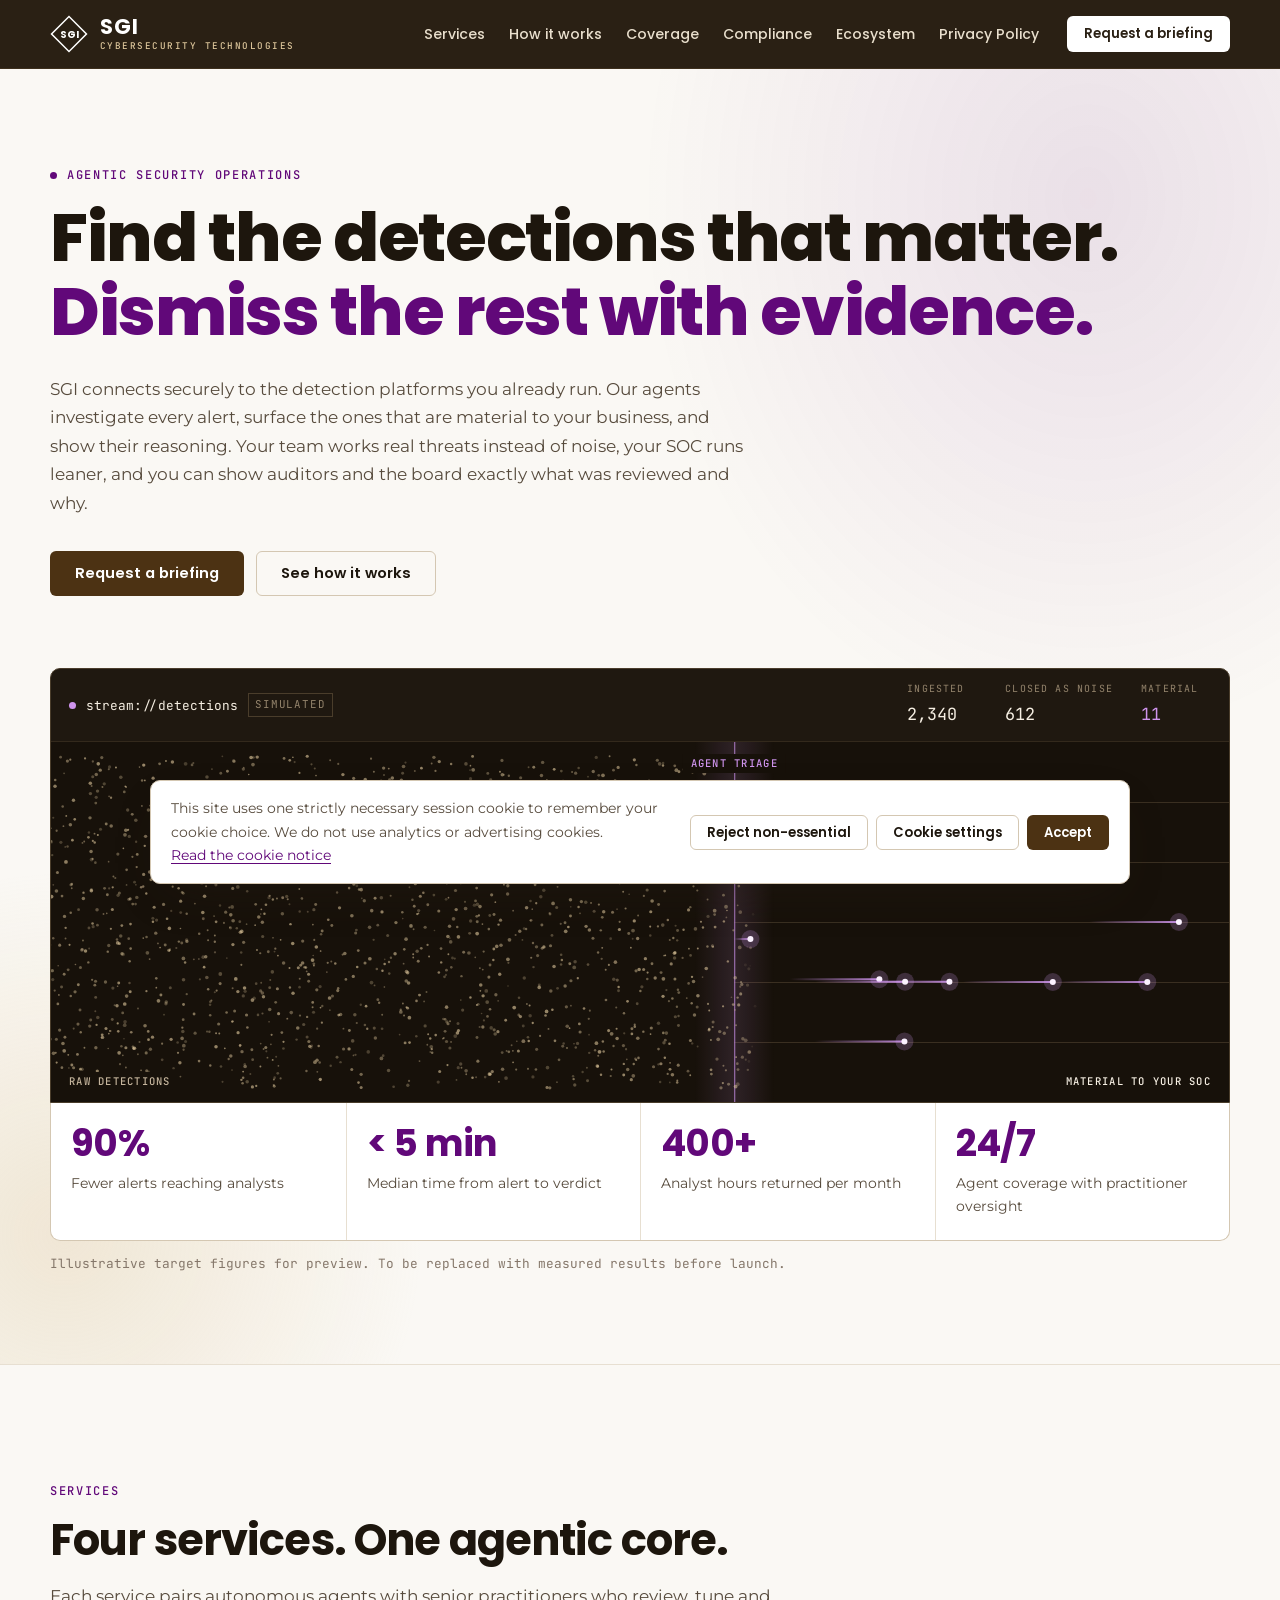
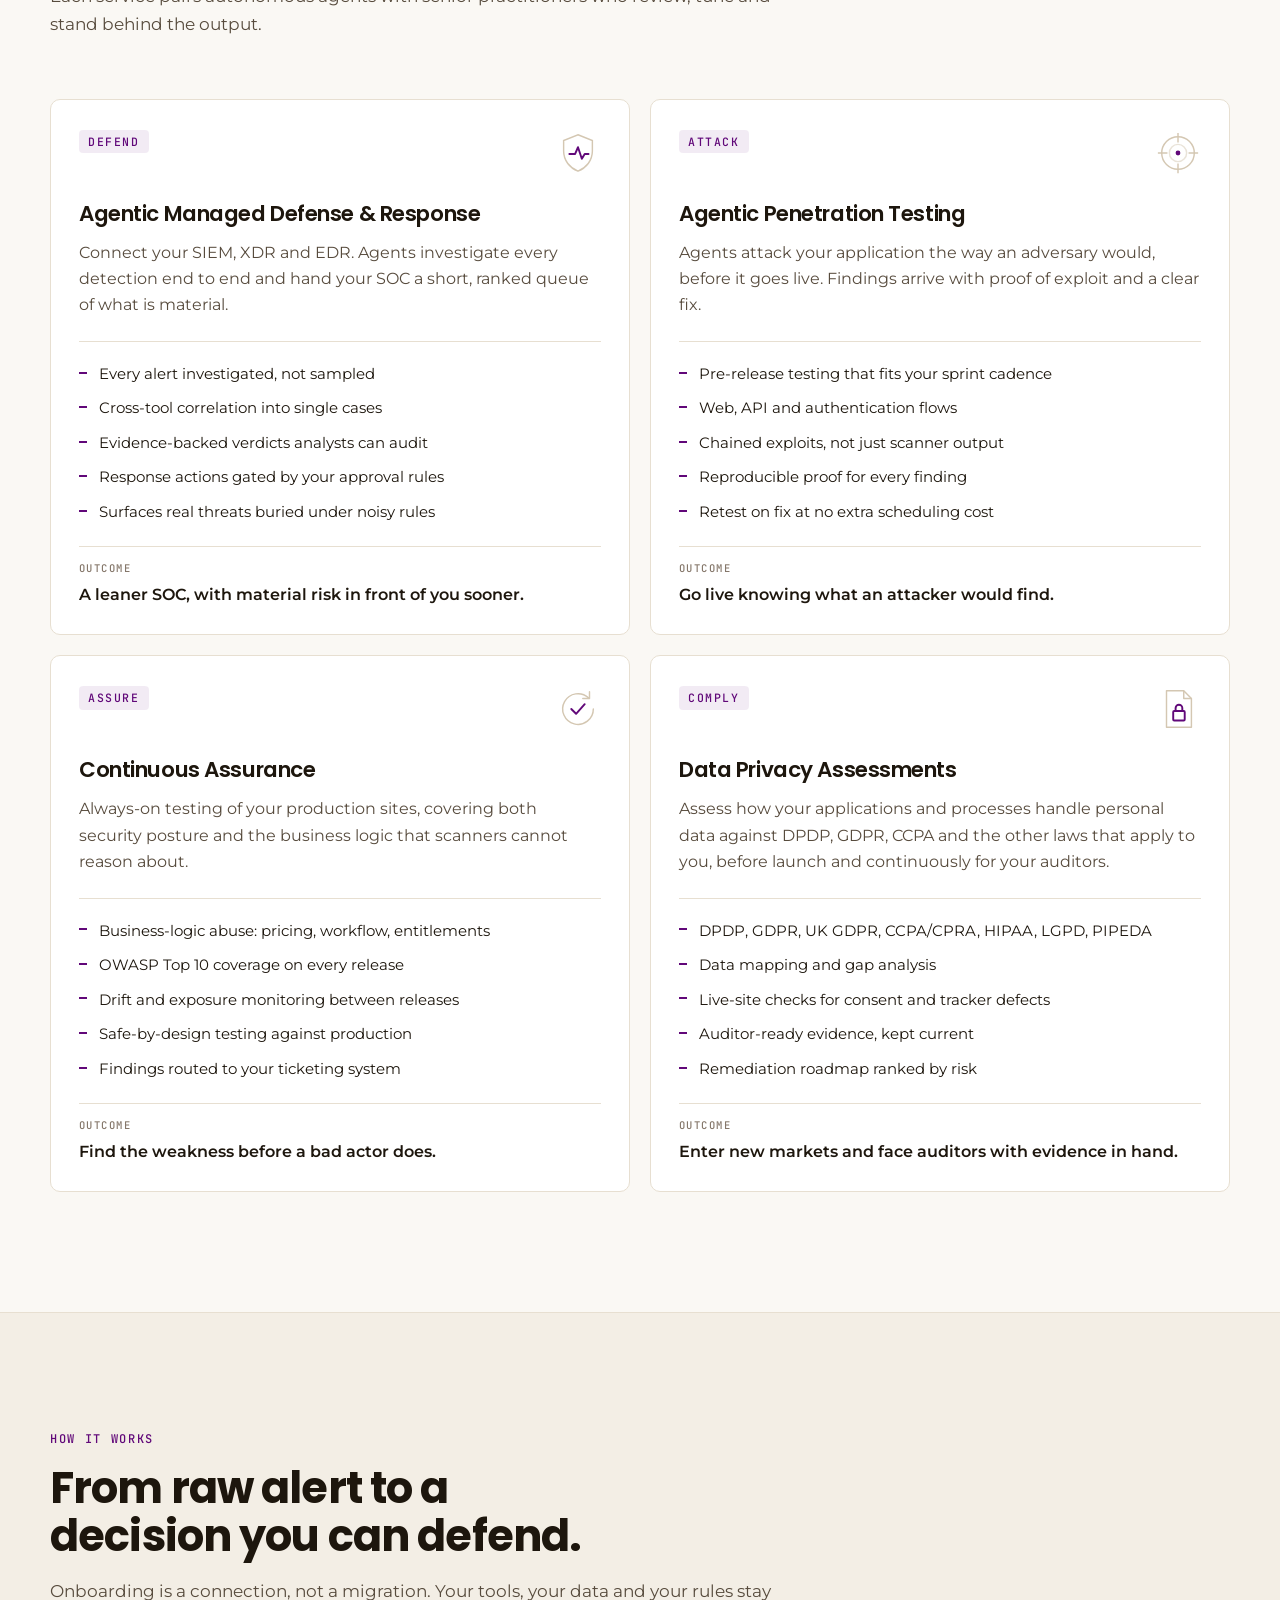
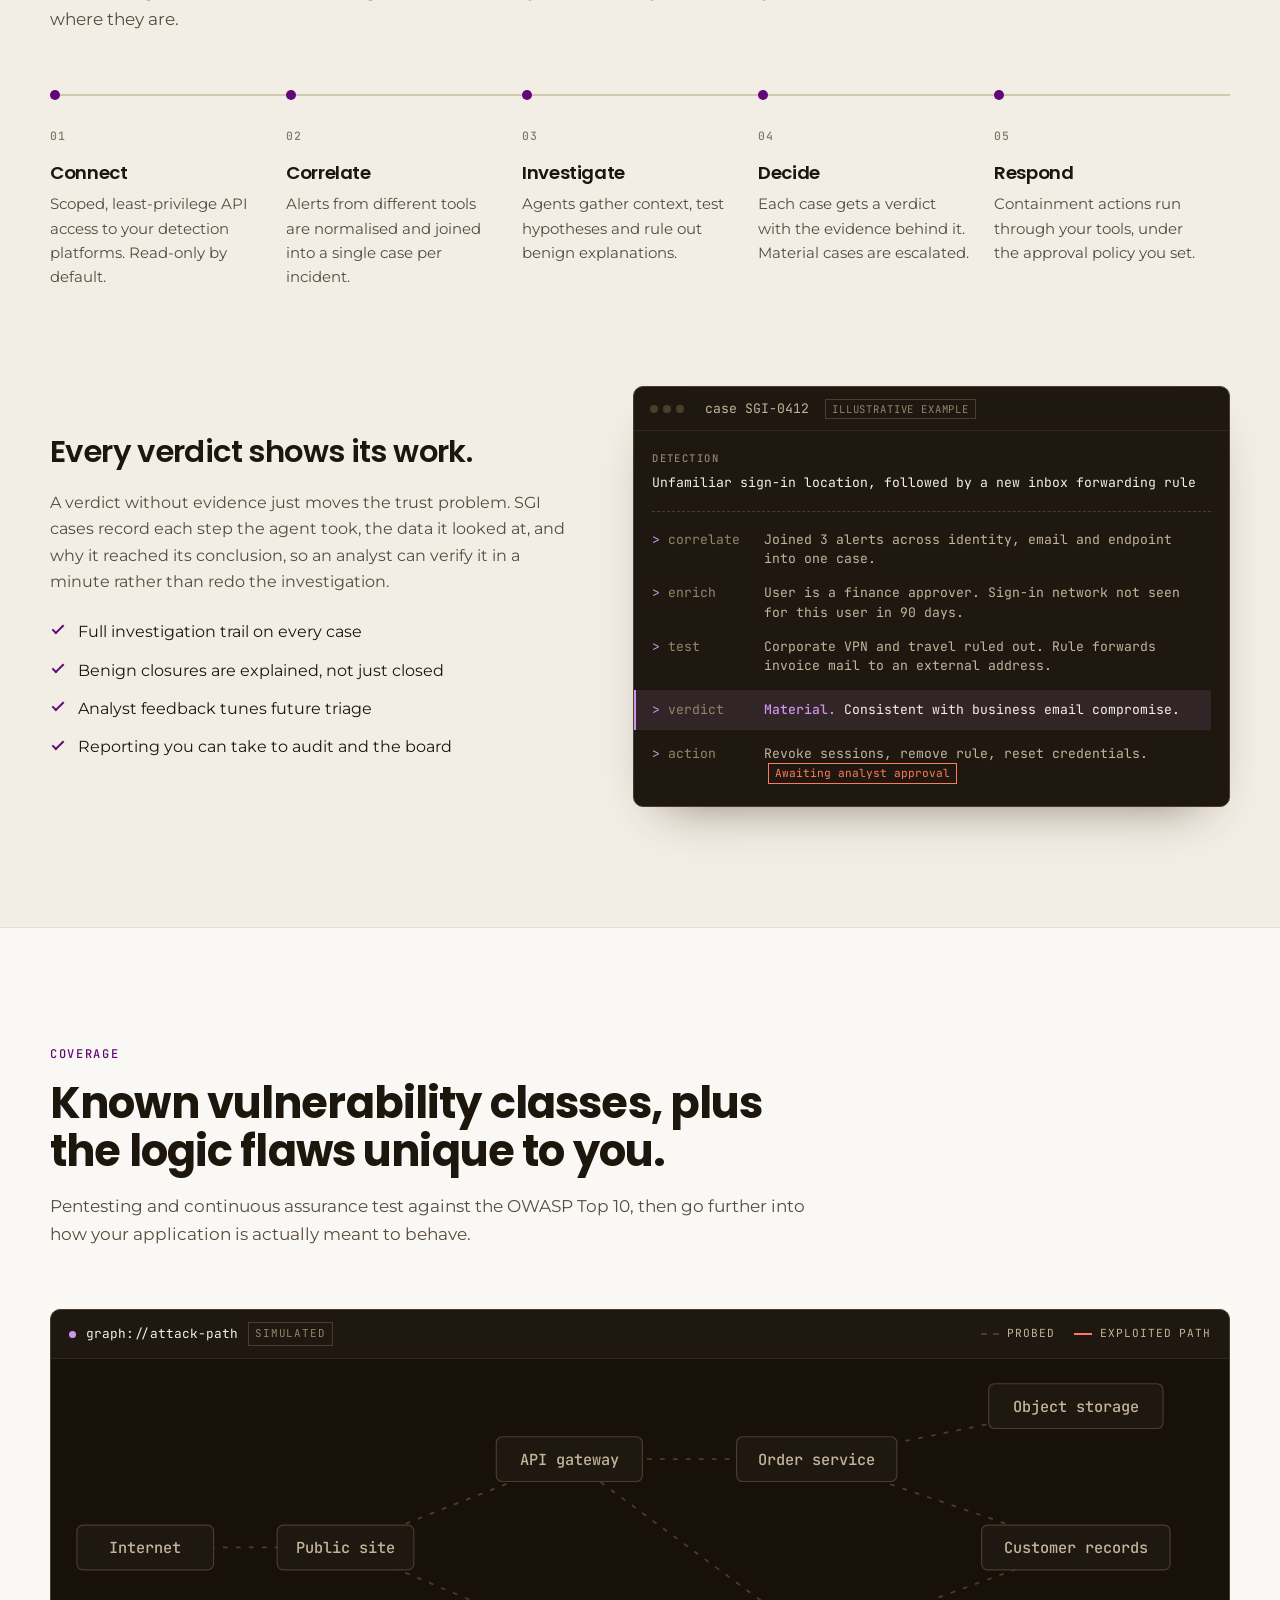
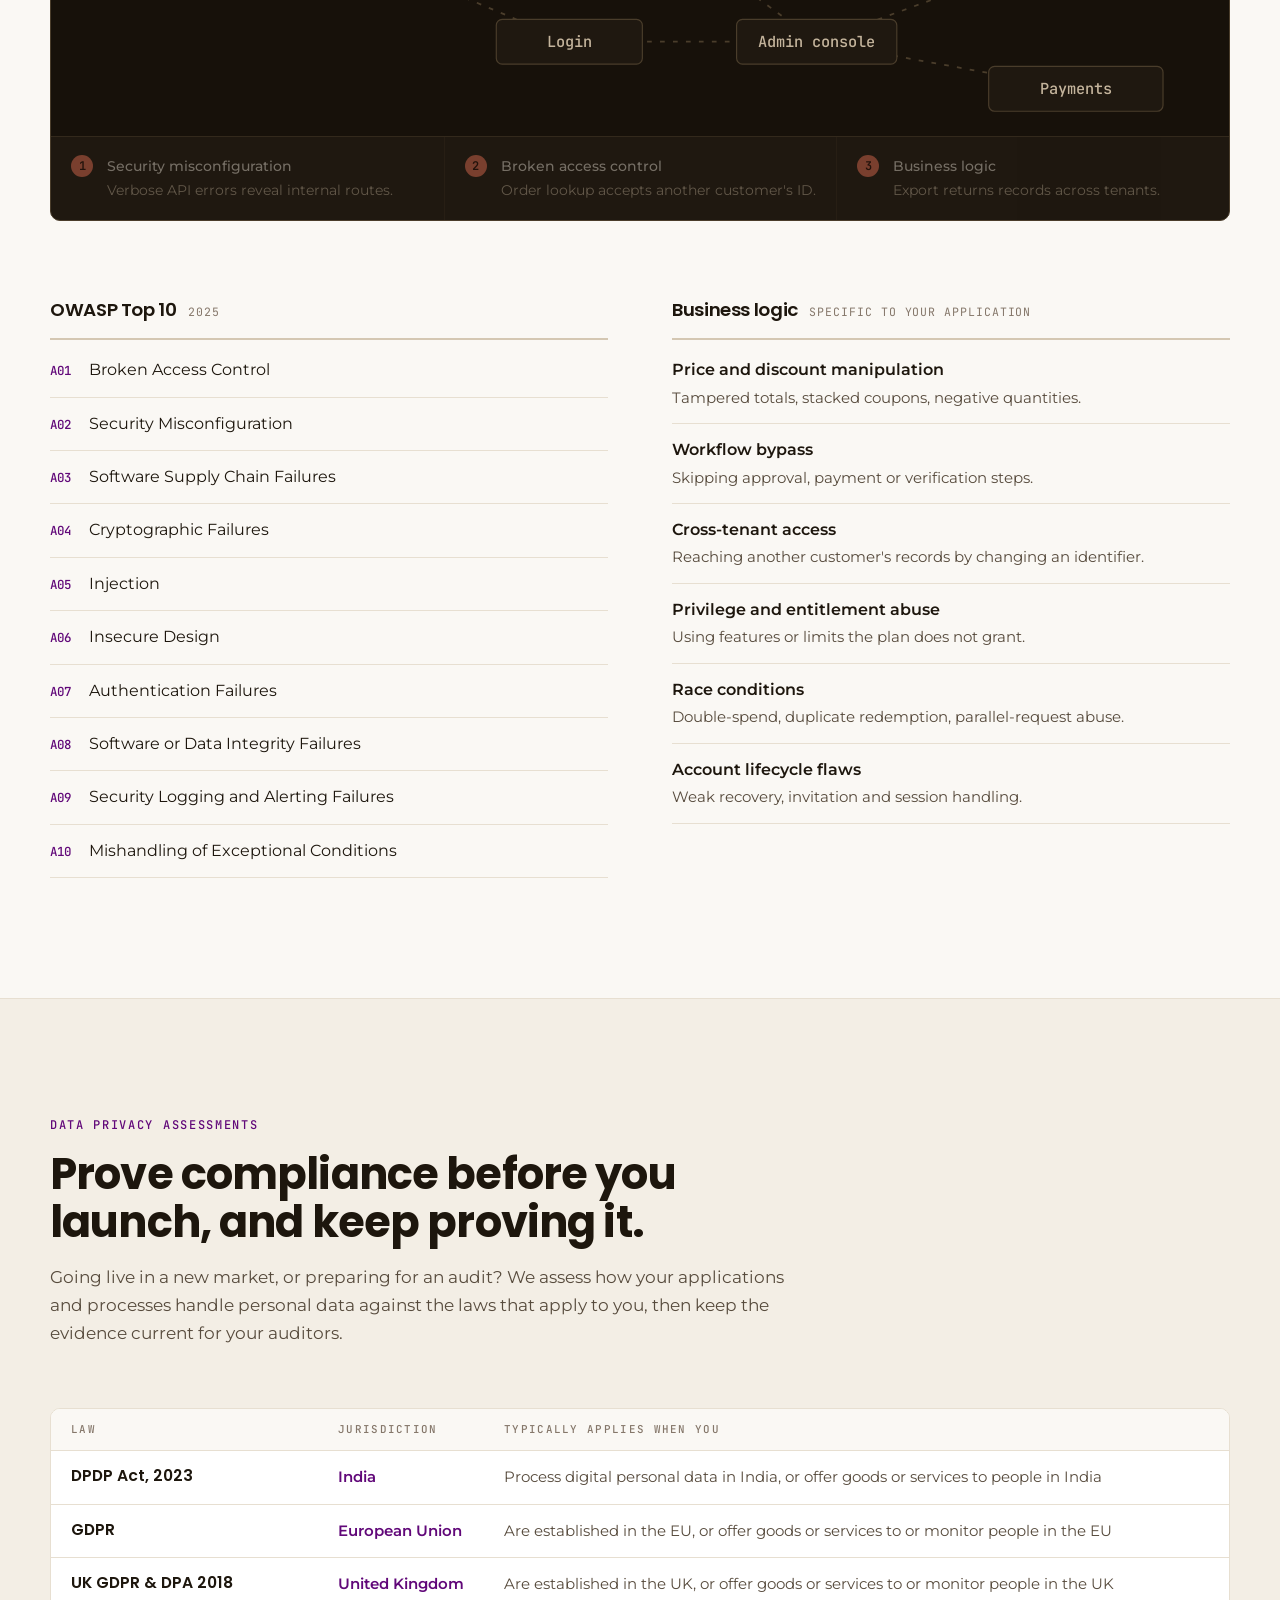
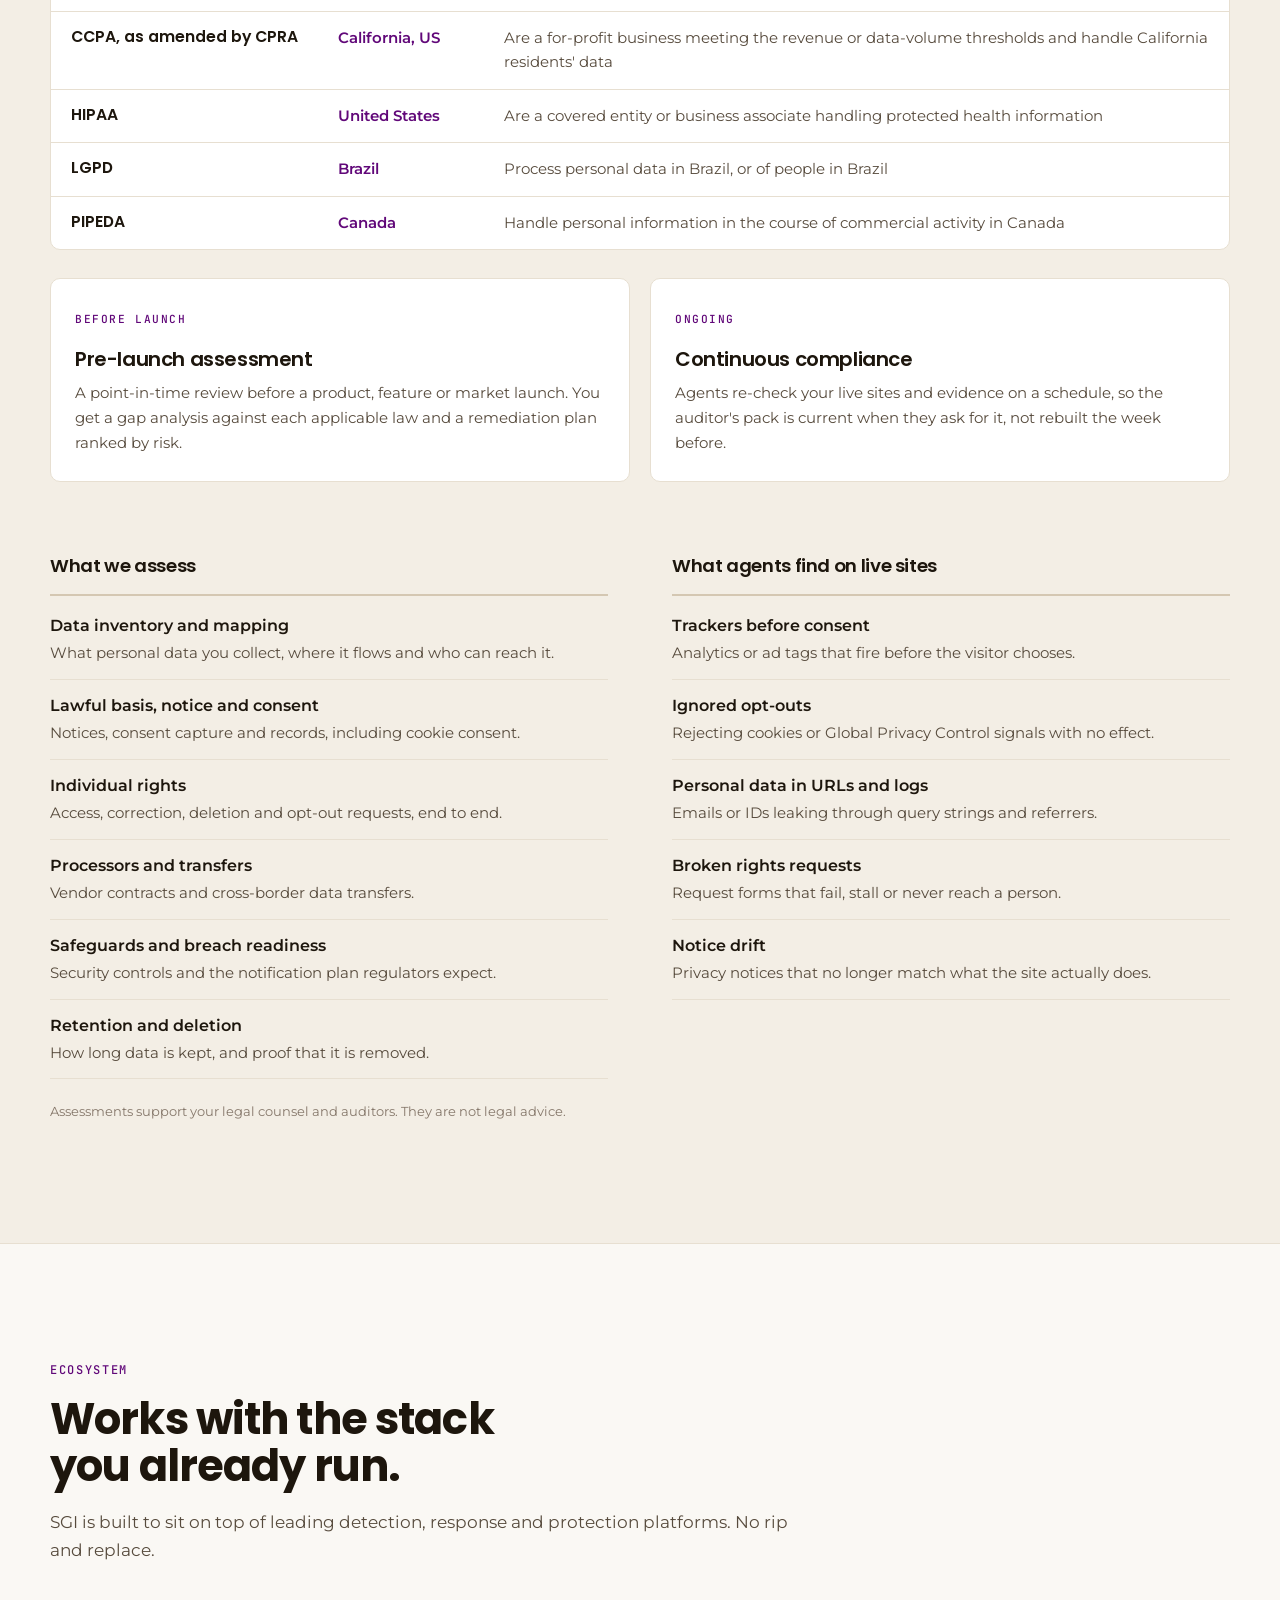
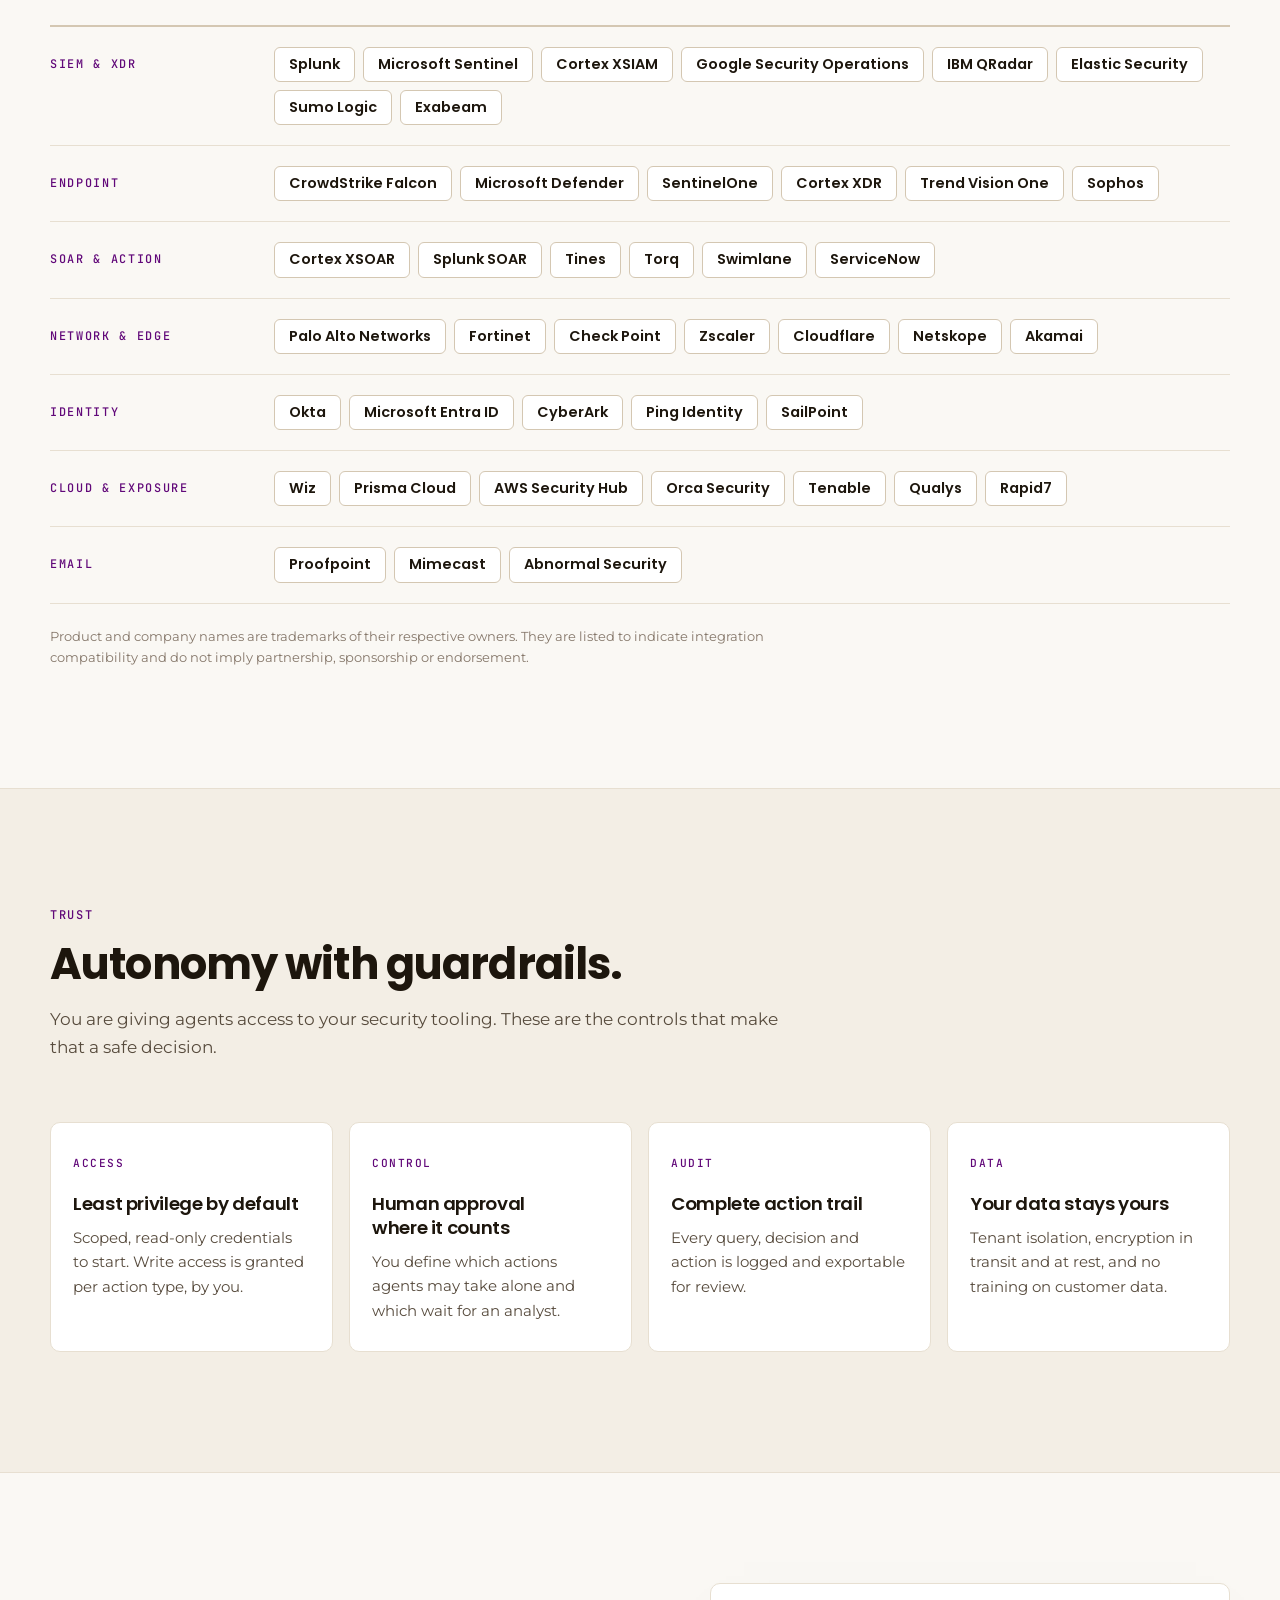
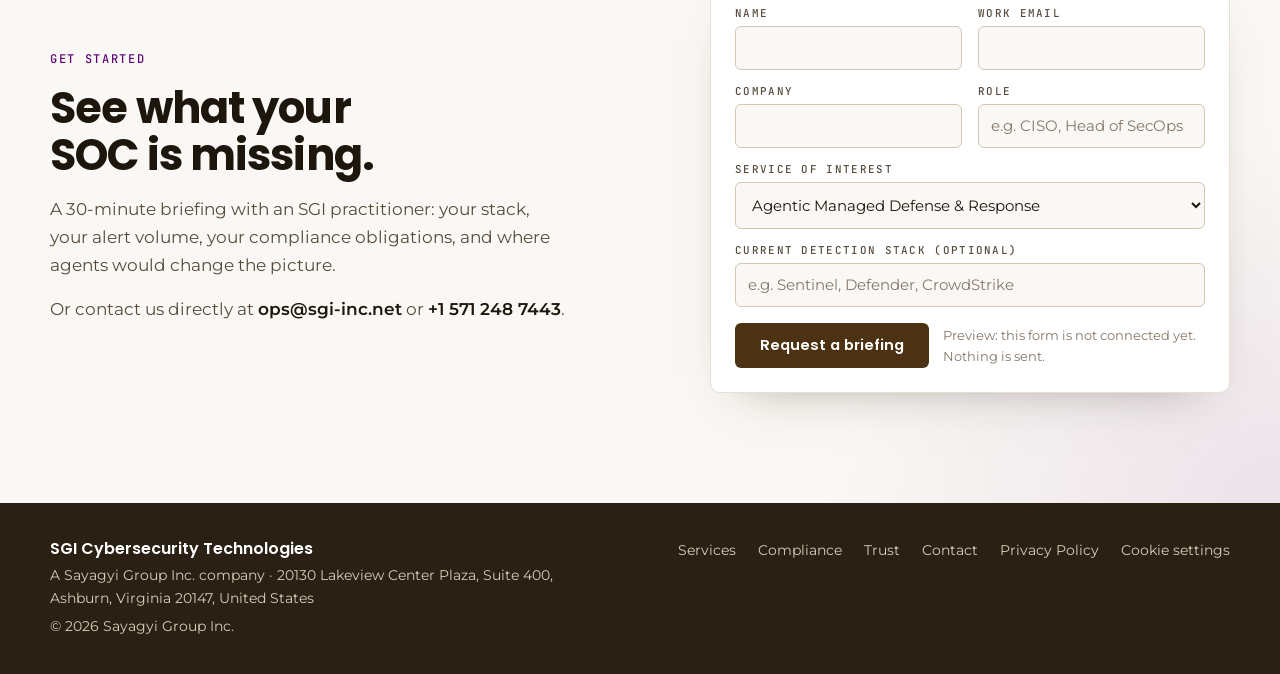
<file: sgi-cybersecurity/index.html>
<!doctype html>
<html lang="en">
<head>
  <meta charset="utf-8">
  <meta name="viewport" content="width=device-width, initial-scale=1">
  <title>SGI Cybersecurity Technologies | Agentic Defense, Pentesting, Assurance and Privacy</title>
  <meta name="description" content="SGI Cybersecurity Technologies, a Sayagyi Group Inc. company, delivers agentic managed defense and response, agentic penetration testing, continuous assurance and data privacy assessments.">
  <link rel="preconnect" href="https://fonts.googleapis.com">
  <link rel="preconnect" href="https://fonts.gstatic.com" crossorigin>
  <link href="https://fonts.googleapis.com/css2?family=Poppins:wght@500;600;700;800&family=Montserrat:wght@400;500;600&family=JetBrains+Mono:wght@400;500&display=swap" rel="stylesheet">
  <link rel="stylesheet" href="styles.css">
  <script>document.documentElement.classList.add('js');</script>
</head>
<body>
  <a class="skip" href="#main">Skip to content</a>

  <header class="nav" id="top">
    <div class="wrap nav__inner">
      <a class="brand" href="#top" aria-label="SGI Cybersecurity Technologies, home">
        <svg class="brand__mark" viewBox="0 0 40 40" aria-hidden="true">
          <rect x="7" y="7" width="26" height="26" transform="rotate(45 20 20)" fill="none" stroke="currentColor" stroke-width="1.6"/>
          <text x="20" y="20.5" text-anchor="middle" dominant-baseline="central" fill="currentColor" font-family="Poppins, sans-serif" font-weight="700" font-size="10.5">SGI</text>
        </svg>
        <span class="brand__name">SGI<span class="brand__sub">Cybersecurity Technologies</span></span>
      </a>
      <nav class="nav__links" aria-label="Primary">
        <a href="#services">Services</a>
        <a href="#how">How it works</a>
        <a href="#coverage">Coverage</a>
        <a href="#privacy">Compliance</a>
        <a href="#ecosystem">Ecosystem</a>
        <a href="https://sgi-inc.net/privacy-policy/" target="_blank" rel="noopener">Privacy Policy</a>
      </nav>
      <a class="btn btn--nav btn--sm" href="#contact">Request a briefing</a>
    </div>
  </header>

  <main id="main">
    <!-- HERO -->
    <section class="hero">
      <div class="wrap">
        <p class="eyebrow"><span class="dot"></span>Agentic security operations</p>
        <h1>Find the detections that matter.<br><span class="hl">Dismiss the rest with evidence.</span></h1>
        <p class="lede">SGI connects securely to the detection platforms you already run. Our agents investigate every alert, surface the ones that are material to your business, and show their reasoning. Your team works real threats instead of noise, your SOC runs leaner, and you can show auditors and the board exactly what was reviewed and why.</p>
        <div class="hero__cta">
          <a class="btn btn--primary" href="#contact">Request a briefing</a>
          <a class="btn btn--ghost" href="#how">See how it works</a>
        </div>

        <figure class="stream dark" aria-label="Simulated visualisation: a large stream of raw detections passes through an agent triage layer and only a few material detections continue.">
          <div class="stream__bar">
            <span class="stream__title"><span class="dot dot--live"></span>stream://detections <em>simulated</em></span>
            <dl class="stream__stats">
              <div><dt>Ingested</dt><dd id="stat-in">0</dd></div>
              <div><dt>Closed as noise</dt><dd id="stat-noise">0</dd></div>
              <div class="is-accent"><dt>Material</dt><dd id="stat-mat">0</dd></div>
            </dl>
          </div>
          <div class="stream__stage">
            <canvas id="stream" aria-hidden="true"></canvas>
            <span class="stream__label stream__label--l">Raw detections</span>
            <span class="stream__label stream__label--g">Agent triage</span>
            <span class="stream__label stream__label--r">Material to your SOC</span>
          </div>
        </figure>

        <!-- PLACEHOLDER METRICS: illustrative targets, not measured results. Replace with sourced figures and remove the note below before launch. -->
        <dl class="metrics">
          <div><dd>90%</dd><dt>Fewer alerts reaching analysts</dt></div>
          <div><dd>&lt; 5 min</dd><dt>Median time from alert to verdict</dt></div>
          <div><dd>400+</dd><dt>Analyst hours returned per month</dt></div>
          <div><dd>24/7</dd><dt>Agent coverage with practitioner oversight</dt></div>
        </dl>
        <p class="fine metrics__note">Illustrative target figures for preview. To be replaced with measured results before launch.</p>
      </div>
    </section>

    <!-- SERVICES -->
    <section class="section" id="services">
      <div class="wrap">
        <header class="section__head reveal">
          <p class="eyebrow">Services</p>
          <h2>Four services. One agentic core.</h2>
          <p>Each service pairs autonomous agents with senior practitioners who review, tune and stand behind the output.</p>
        </header>

        <div class="cards">
          <article class="card reveal">
            <div class="card__top">
              <span class="card__num">Defend</span>
              <svg viewBox="0 0 48 48" aria-hidden="true"><path d="M24 5l15 6v11c0 10-6.5 17.5-15 21-8.5-3.5-15-11-15-21V11z" fill="none" stroke="currentColor" stroke-width="1.5"/><path d="M15 25h6l3-7 4 12 3-5h4" fill="none" stroke="var(--accent)" stroke-width="2" stroke-linecap="round" stroke-linejoin="round"/></svg>
            </div>
            <h3>Agentic Managed Defense &amp; Response</h3>
            <p>Connect your SIEM, XDR and EDR. Agents investigate every detection end to end and hand your SOC a short, ranked queue of what is material.</p>
            <ul>
              <li>Every alert investigated, not sampled</li>
              <li>Cross-tool correlation into single cases</li>
              <li>Evidence-backed verdicts analysts can audit</li>
              <li>Response actions gated by your approval rules</li>
              <li>Surfaces real threats buried under noisy rules</li>
            </ul>
            <p class="card__out"><span>Outcome</span>A leaner SOC, with material risk in front of you sooner.</p>
          </article>

          <article class="card reveal">
            <div class="card__top">
              <span class="card__num">Attack</span>
              <svg viewBox="0 0 48 48" aria-hidden="true"><circle cx="24" cy="24" r="17" fill="none" stroke="currentColor" stroke-width="1.5"/><circle cx="24" cy="24" r="9" fill="none" stroke="currentColor" stroke-width="1.5" opacity=".5"/><path d="M24 3v10M24 35v10M3 24h10M35 24h10" stroke="currentColor" stroke-width="1.5"/><circle cx="24" cy="24" r="2.5" fill="var(--accent)"/></svg>
            </div>
            <h3>Agentic Penetration Testing</h3>
            <p>Agents attack your application the way an adversary would, before it goes live. Findings arrive with proof of exploit and a clear fix.</p>
            <ul>
              <li>Pre-release testing that fits your sprint cadence</li>
              <li>Web, API and authentication flows</li>
              <li>Chained exploits, not just scanner output</li>
              <li>Reproducible proof for every finding</li>
              <li>Retest on fix at no extra scheduling cost</li>
            </ul>
            <p class="card__out"><span>Outcome</span>Go live knowing what an attacker would find.</p>
          </article>

          <article class="card reveal">
            <div class="card__top">
              <span class="card__num">Assure</span>
              <svg viewBox="0 0 48 48" aria-hidden="true"><path d="M40 24a16 16 0 1 1-5-11.6" fill="none" stroke="currentColor" stroke-width="1.5" stroke-linecap="round"/><path d="M36 6v7h-7" fill="none" stroke="currentColor" stroke-width="1.5" stroke-linecap="round" stroke-linejoin="round"/><path d="M17 24l5 5 9-10" fill="none" stroke="var(--accent)" stroke-width="2" stroke-linecap="round" stroke-linejoin="round"/></svg>
            </div>
            <h3>Continuous Assurance</h3>
            <p>Always-on testing of your production sites, covering both security posture and the business logic that scanners cannot reason about.</p>
            <ul>
              <li>Business-logic abuse: pricing, workflow, entitlements</li>
              <li>OWASP Top 10 coverage on every release</li>
              <li>Drift and exposure monitoring between releases</li>
              <li>Safe-by-design testing against production</li>
              <li>Findings routed to your ticketing system</li>
            </ul>
            <p class="card__out"><span>Outcome</span>Find the weakness before a bad actor does.</p>
          </article>

          <article class="card reveal">
            <div class="card__top">
              <span class="card__num">Comply</span>
              <svg viewBox="0 0 48 48" aria-hidden="true"><path d="M12 5h18l8 8v30H12z" fill="none" stroke="currentColor" stroke-width="1.5" stroke-linejoin="round"/><path d="M30 5v8h8" fill="none" stroke="currentColor" stroke-width="1.5" stroke-linejoin="round"/><rect x="19" y="26" width="12" height="10" rx="1" fill="none" stroke="var(--accent)" stroke-width="2"/><path d="M21.5 26v-3a3.5 3.5 0 0 1 7 0v3" fill="none" stroke="var(--accent)" stroke-width="2"/></svg>
            </div>
            <h3>Data Privacy Assessments</h3>
            <p>Assess how your applications and processes handle personal data against DPDP, GDPR, CCPA and the other laws that apply to you, before launch and continuously for your auditors.</p>
            <ul>
              <li>DPDP, GDPR, UK GDPR, CCPA/CPRA, HIPAA, LGPD, PIPEDA</li>
              <li>Data mapping and gap analysis</li>
              <li>Live-site checks for consent and tracker defects</li>
              <li>Auditor-ready evidence, kept current</li>
              <li>Remediation roadmap ranked by risk</li>
            </ul>
            <p class="card__out"><span>Outcome</span>Enter new markets and face auditors with evidence in hand.</p>
          </article>
        </div>
      </div>
    </section>

    <!-- HOW IT WORKS -->
    <section class="section section--alt" id="how">
      <div class="wrap">
        <header class="section__head reveal">
          <p class="eyebrow">How it works</p>
          <h2>From raw alert to a decision you can defend.</h2>
          <p>Onboarding is a connection, not a migration. Your tools, your data and your rules stay where they are.</p>
        </header>

        <ol class="steps reveal">
          <li><span class="steps__n">01</span><h3>Connect</h3><p>Scoped, least-privilege API access to your detection platforms. Read-only by default.</p></li>
          <li><span class="steps__n">02</span><h3>Correlate</h3><p>Alerts from different tools are normalised and joined into a single case per incident.</p></li>
          <li><span class="steps__n">03</span><h3>Investigate</h3><p>Agents gather context, test hypotheses and rule out benign explanations.</p></li>
          <li><span class="steps__n">04</span><h3>Decide</h3><p>Each case gets a verdict with the evidence behind it. Material cases are escalated.</p></li>
          <li><span class="steps__n">05</span><h3>Respond</h3><p>Containment actions run through your tools, under the approval policy you set.</p></li>
        </ol>

        <div class="split">
          <div class="split__text reveal">
            <h3 class="h3-lg">Every verdict shows its work.</h3>
            <p>A verdict without evidence just moves the trust problem. SGI cases record each step the agent took, the data it looked at, and why it reached its conclusion, so an analyst can verify it in a minute rather than redo the investigation.</p>
            <ul class="ticks">
              <li>Full investigation trail on every case</li>
              <li>Benign closures are explained, not just closed</li>
              <li>Analyst feedback tunes future triage</li>
              <li>Reporting you can take to audit and the board</li>
            </ul>
          </div>

          <div class="console dark reveal" role="img" aria-label="Illustrative example of an SGI case showing the agent's investigation steps and verdict.">
            <div class="console__bar">
              <span><i></i><i></i><i></i></span>
              <span class="console__name">case SGI-0412 <em>illustrative example</em></span>
            </div>
            <div class="console__body">
              <p class="console__det"><b>Detection</b>Unfamiliar sign-in location, followed by a new inbox forwarding rule</p>
              <ol class="trail">
                <li><span>correlate</span><p>Joined 3 alerts across identity, email and endpoint into one case.</p></li>
                <li><span>enrich</span><p>User is a finance approver. Sign-in network not seen for this user in 90 days.</p></li>
                <li><span>test</span><p>Corporate VPN and travel ruled out. Rule forwards invoice mail to an external address.</p></li>
                <li class="is-verdict"><span>verdict</span><p><strong>Material.</strong> Consistent with business email compromise.</p></li>
                <li><span>action</span><p>Revoke sessions, remove rule, reset credentials. <em class="pend">Awaiting analyst approval</em></p></li>
              </ol>
            </div>
          </div>
        </div>
      </div>
    </section>

    <!-- COVERAGE -->
    <section class="section" id="coverage">
      <div class="wrap">
        <header class="section__head reveal">
          <p class="eyebrow">Coverage</p>
          <h2>Known vulnerability classes, plus the logic flaws unique to you.</h2>
          <p>Pentesting and continuous assurance test against the OWASP Top 10, then go further into how your application is actually meant to behave.</p>
        </header>

        <figure class="stream graph dark reveal" id="graph" aria-label="Simulated visualisation: an agent probes an application and traces an attack path from the internet to customer records, raising three findings along the way.">
          <div class="stream__bar">
            <span class="stream__title"><span class="dot dot--live"></span>graph://attack-path <em>simulated</em></span>
            <span class="graph__legend"><i class="lg lg--probe"></i>Probed <i class="lg lg--hit"></i>Exploited path</span>
          </div>
          <div class="graph__stage">
            <svg viewBox="0 0 1000 320" role="presentation">
              <g class="edges">
                <line x1="80" y1="160" x2="250" y2="160"/>
                <line x1="250" y1="160" x2="440" y2="85"/>
                <line x1="250" y1="160" x2="440" y2="240"/>
                <line x1="440" y1="85" x2="650" y2="85"/>
                <line x1="440" y1="240" x2="650" y2="240"/>
                <line x1="440" y1="85" x2="650" y2="240"/>
                <line x1="650" y1="85" x2="870" y2="40"/>
                <line x1="650" y1="85" x2="870" y2="160"/>
                <line x1="650" y1="240" x2="870" y2="160"/>
                <line x1="650" y1="240" x2="870" y2="280"/>
              </g>
              <g class="hits">
                <line data-step="1" pathLength="1" x1="80" y1="160" x2="250" y2="160"/>
                <line data-step="2" pathLength="1" x1="250" y1="160" x2="440" y2="85"/>
                <line data-step="3" pathLength="1" x1="440" y1="85" x2="650" y2="85"/>
                <line data-step="4" pathLength="1" x1="650" y1="85" x2="870" y2="160"/>
              </g>
              <g class="nodes">
                <g data-step="0" transform="translate(80 160)"><rect x="-58" y="-19" width="116" height="38"/><text>Internet</text></g>
                <g data-step="1" transform="translate(250 160)"><rect x="-58" y="-19" width="116" height="38"/><text>Public site</text></g>
                <g data-step="2" transform="translate(440 85)"><rect x="-62" y="-19" width="124" height="38"/><text>API gateway</text></g>
                <g transform="translate(440 240)"><rect x="-62" y="-19" width="124" height="38"/><text>Login</text></g>
                <g data-step="3" transform="translate(650 85)"><rect x="-68" y="-19" width="136" height="38"/><text>Order service</text></g>
                <g transform="translate(650 240)"><rect x="-68" y="-19" width="136" height="38"/><text>Admin console</text></g>
                <g transform="translate(870 40)"><rect x="-74" y="-19" width="148" height="38"/><text>Object storage</text></g>
                <g data-step="4" class="is-target" transform="translate(870 160)"><rect x="-80" y="-19" width="160" height="38"/><text>Customer records</text></g>
                <g transform="translate(870 280)"><rect x="-74" y="-19" width="148" height="38"/><text>Payments</text></g>
              </g>
              <g class="marks">
                <g data-step="2" transform="translate(345 122)"><circle r="11"/><text>1</text></g>
                <g data-step="3" transform="translate(545 85)"><circle r="11"/><text>2</text></g>
                <g data-step="4" transform="translate(760 122)"><circle r="11"/><text>3</text></g>
              </g>
            </svg>
          </div>
          <ol class="findings">
            <li data-step="2"><span>1</span><p><b>Security misconfiguration</b>Verbose API errors reveal internal routes.</p></li>
            <li data-step="3"><span>2</span><p><b>Broken access control</b>Order lookup accepts another customer's ID.</p></li>
            <li data-step="4"><span>3</span><p><b>Business logic</b>Export returns records across tenants.</p></li>
          </ol>
        </figure>

        <div class="cover">
          <div class="cover__col reveal">
            <h3 class="cover__h">OWASP Top 10 <span>2025</span></h3>
            <ol class="owasp">
              <li><span>A01</span>Broken Access Control</li>
              <li><span>A02</span>Security Misconfiguration</li>
              <li><span>A03</span>Software Supply Chain Failures</li>
              <li><span>A04</span>Cryptographic Failures</li>
              <li><span>A05</span>Injection</li>
              <li><span>A06</span>Insecure Design</li>
              <li><span>A07</span>Authentication Failures</li>
              <li><span>A08</span>Software or Data Integrity Failures</li>
              <li><span>A09</span>Security Logging and Alerting Failures</li>
              <li><span>A10</span>Mishandling of Exceptional Conditions</li>
            </ol>
          </div>
          <div class="cover__col reveal">
            <h3 class="cover__h">Business logic <span>specific to your application</span></h3>
            <ul class="logic">
              <li><b>Price and discount manipulation</b>Tampered totals, stacked coupons, negative quantities.</li>
              <li><b>Workflow bypass</b>Skipping approval, payment or verification steps.</li>
              <li><b>Cross-tenant access</b>Reaching another customer's records by changing an identifier.</li>
              <li><b>Privilege and entitlement abuse</b>Using features or limits the plan does not grant.</li>
              <li><b>Race conditions</b>Double-spend, duplicate redemption, parallel-request abuse.</li>
              <li><b>Account lifecycle flaws</b>Weak recovery, invitation and session handling.</li>
            </ul>
          </div>
        </div>
      </div>
    </section>

    <!-- DATA PRIVACY -->
    <section class="section section--alt" id="privacy">
      <div class="wrap">
        <header class="section__head reveal">
          <p class="eyebrow">Data privacy assessments</p>
          <h2>Prove compliance before you launch, and keep proving it.</h2>
          <p>Going live in a new market, or preparing for an audit? We assess how your applications and processes handle personal data against the laws that apply to you, then keep the evidence current for your auditors.</p>
        </header>

        <div class="laws reveal">
          <table>
            <thead><tr><th scope="col">Law</th><th scope="col">Jurisdiction</th><th scope="col">Typically applies when you</th></tr></thead>
            <tbody>
              <tr><th scope="row">DPDP Act, 2023</th><td>India</td><td>Process digital personal data in India, or offer goods or services to people in India</td></tr>
              <tr><th scope="row">GDPR</th><td>European Union</td><td>Are established in the EU, or offer goods or services to or monitor people in the EU</td></tr>
              <tr><th scope="row">UK GDPR &amp; DPA 2018</th><td>United Kingdom</td><td>Are established in the UK, or offer goods or services to or monitor people in the UK</td></tr>
              <tr><th scope="row">CCPA, as amended by CPRA</th><td>California, US</td><td>Are a for-profit business meeting the revenue or data-volume thresholds and handle California residents' data</td></tr>
              <tr><th scope="row">HIPAA</th><td>United States</td><td>Are a covered entity or business associate handling protected health information</td></tr>
              <tr><th scope="row">LGPD</th><td>Brazil</td><td>Process personal data in Brazil, or of people in Brazil</td></tr>
              <tr><th scope="row">PIPEDA</th><td>Canada</td><td>Handle personal information in the course of commercial activity in Canada</td></tr>
            </tbody>
          </table>
        </div>

        <div class="modes">
          <div class="mode reveal">
            <span class="guard__k">before launch</span>
            <h3>Pre-launch assessment</h3>
            <p>A point-in-time review before a product, feature or market launch. You get a gap analysis against each applicable law and a remediation plan ranked by risk.</p>
          </div>
          <div class="mode reveal">
            <span class="guard__k">ongoing</span>
            <h3>Continuous compliance</h3>
            <p>Agents re-check your live sites and evidence on a schedule, so the auditor's pack is current when they ask for it, not rebuilt the week before.</p>
          </div>
        </div>

        <div class="cover cover--privacy">
          <div class="cover__col reveal">
            <h3 class="cover__h">What we assess</h3>
            <ul class="logic">
              <li><b>Data inventory and mapping</b>What personal data you collect, where it flows and who can reach it.</li>
              <li><b>Lawful basis, notice and consent</b>Notices, consent capture and records, including cookie consent.</li>
              <li><b>Individual rights</b>Access, correction, deletion and opt-out requests, end to end.</li>
              <li><b>Processors and transfers</b>Vendor contracts and cross-border data transfers.</li>
              <li><b>Safeguards and breach readiness</b>Security controls and the notification plan regulators expect.</li>
              <li><b>Retention and deletion</b>How long data is kept, and proof that it is removed.</li>
            </ul>
          </div>
          <div class="cover__col reveal">
            <h3 class="cover__h">What agents find on live sites</h3>
            <ul class="logic">
              <li><b>Trackers before consent</b>Analytics or ad tags that fire before the visitor chooses.</li>
              <li><b>Ignored opt-outs</b>Rejecting cookies or Global Privacy Control signals with no effect.</li>
              <li><b>Personal data in URLs and logs</b>Emails or IDs leaking through query strings and referrers.</li>
              <li><b>Broken rights requests</b>Request forms that fail, stall or never reach a person.</li>
              <li><b>Notice drift</b>Privacy notices that no longer match what the site actually does.</li>
            </ul>
          </div>
        </div>
        <p class="fine">Assessments support your legal counsel and auditors. They are not legal advice.</p>
      </div>
    </section>

    <!-- ECOSYSTEM -->
    <section class="section" id="ecosystem">
      <div class="wrap">
        <header class="section__head reveal">
          <p class="eyebrow">Ecosystem</p>
          <h2>Works with the stack you already run.</h2>
          <p>SGI is built to sit on top of leading detection, response and protection platforms. No rip and replace.</p>
        </header>

        <div class="eco reveal">
          <div class="eco__row">
            <h3>SIEM &amp; XDR</h3>
            <ul><li>Splunk</li><li>Microsoft Sentinel</li><li>Cortex XSIAM</li><li>Google Security Operations</li><li>IBM QRadar</li><li>Elastic Security</li><li>Sumo Logic</li><li>Exabeam</li></ul>
          </div>
          <div class="eco__row">
            <h3>Endpoint</h3>
            <ul><li>CrowdStrike Falcon</li><li>Microsoft Defender</li><li>SentinelOne</li><li>Cortex XDR</li><li>Trend Vision One</li><li>Sophos</li></ul>
          </div>
          <div class="eco__row">
            <h3>SOAR &amp; action</h3>
            <ul><li>Cortex XSOAR</li><li>Splunk SOAR</li><li>Tines</li><li>Torq</li><li>Swimlane</li><li>ServiceNow</li></ul>
          </div>
          <div class="eco__row">
            <h3>Network &amp; edge</h3>
            <ul><li>Palo Alto Networks</li><li>Fortinet</li><li>Check Point</li><li>Zscaler</li><li>Cloudflare</li><li>Netskope</li><li>Akamai</li></ul>
          </div>
          <div class="eco__row">
            <h3>Identity</h3>
            <ul><li>Okta</li><li>Microsoft Entra ID</li><li>CyberArk</li><li>Ping Identity</li><li>SailPoint</li></ul>
          </div>
          <div class="eco__row">
            <h3>Cloud &amp; exposure</h3>
            <ul><li>Wiz</li><li>Prisma Cloud</li><li>AWS Security Hub</li><li>Orca Security</li><li>Tenable</li><li>Qualys</li><li>Rapid7</li></ul>
          </div>
          <div class="eco__row">
            <h3>Email</h3>
            <ul><li>Proofpoint</li><li>Mimecast</li><li>Abnormal Security</li></ul>
          </div>
        </div>
        <p class="fine">Product and company names are trademarks of their respective owners. They are listed to indicate integration compatibility and do not imply partnership, sponsorship or endorsement.</p>
      </div>
    </section>

    <!-- TRUST -->
    <section class="section section--alt" id="trust">
      <div class="wrap">
        <header class="section__head reveal">
          <p class="eyebrow">Trust</p>
          <h2>Autonomy with guardrails.</h2>
          <p>You are giving agents access to your security tooling. These are the controls that make that a safe decision.</p>
        </header>
        <div class="guards">
          <div class="guard reveal"><span class="guard__k">access</span><h3>Least privilege by default</h3><p>Scoped, read-only credentials to start. Write access is granted per action type, by you.</p></div>
          <div class="guard reveal"><span class="guard__k">control</span><h3>Human approval where it counts</h3><p>You define which actions agents may take alone and which wait for an analyst.</p></div>
          <div class="guard reveal"><span class="guard__k">audit</span><h3>Complete action trail</h3><p>Every query, decision and action is logged and exportable for review.</p></div>
          <div class="guard reveal"><span class="guard__k">data</span><h3>Your data stays yours</h3><p>Tenant isolation, encryption in transit and at rest, and no training on customer data.</p></div>
        </div>
      </div>
    </section>

    <!-- CONTACT -->
    <section class="cta" id="contact">
      <div class="wrap cta__inner reveal">
        <div>
          <p class="eyebrow">Get started</p>
          <h2>See what your SOC is missing.</h2>
          <p>A 30-minute briefing with an SGI practitioner: your stack, your alert volume, your compliance obligations, and where agents would change the picture.</p>
          <p class="cta__direct">Or contact us directly at <span class="sel">ops@sgi-inc.net</span> or <span class="sel">+1 571 248 7443</span>.</p>
        </div>
        <form class="form" id="brief" data-to="ops@sgi-inc.net">
          <label for="f-name">Name<input id="f-name" name="name" autocomplete="name" required></label>
          <label for="f-email">Work email<input id="f-email" name="email" type="email" autocomplete="email" required></label>
          <label for="f-company">Company<input id="f-company" name="company" autocomplete="organization" required></label>
          <label for="f-role">Role<input id="f-role" name="role" autocomplete="organization-title" placeholder="e.g. CISO, Head of SecOps"></label>
          <label class="form__wide" for="f-service">Service of interest
            <select id="f-service" name="service">
              <option>Agentic Managed Defense &amp; Response</option>
              <option>Agentic Penetration Testing</option>
              <option>Continuous Assurance</option>
              <option>Data Privacy Assessments</option>
              <option>Not sure yet</option>
            </select>
          </label>
          <label class="form__wide" for="f-stack">Current detection stack (optional)<input id="f-stack" name="stack" placeholder="e.g. Sentinel, Defender, CrowdStrike"></label>
          <div class="form__wide form__foot">
            <button class="btn btn--primary" type="submit">Request a briefing</button>
            <span class="fine" id="brief-status" role="status">Preview: this form is not connected yet. Nothing is sent.</span>
          </div>
        </form>
      </div>
    </section>
  </main>

  <footer class="footer">
    <div class="wrap footer__inner">
      <div class="footer__id">
        <strong>SGI Cybersecurity Technologies</strong>
        <span>A Sayagyi Group Inc. company · 20130 Lakeview Center Plaza, Suite 400, Ashburn, Virginia 20147, United States</span>
        <span>&copy; <span id="year"></span> Sayagyi Group Inc.</span>
      </div>
      <nav aria-label="Footer">
        <a href="#services">Services</a>
        <a href="#privacy">Compliance</a>
        <a href="#trust">Trust</a>
        <a href="#contact">Contact</a>
        <a href="https://sgi-inc.net/privacy-policy/" target="_blank" rel="noopener">Privacy Policy</a>
        <button type="button" class="linkbtn" data-open-cookies>Cookie settings</button>
      </nav>
    </div>
  </footer>

  <!-- Cookie consent: only a strictly necessary session cookie is ever set. -->
  <div class="cookiebar" id="cookiebar" role="region" aria-label="Cookie consent" hidden>
    <p>This site uses one strictly necessary session cookie to remember your cookie choice. We do not use analytics or advertising cookies. <button type="button" class="linkbtn" data-open-cookies>Read the cookie notice</button></p>
    <div class="cookiebar__actions">
      <button type="button" class="btn btn--ghost btn--sm" data-consent="essential">Reject non-essential</button>
      <button type="button" class="btn btn--ghost btn--sm" data-open-cookies>Cookie settings</button>
      <button type="button" class="btn btn--primary btn--sm" data-consent="all">Accept</button>
    </div>
  </div>

  <dialog class="cookies" id="cookie-dialog" aria-labelledby="cookie-title">
    <form method="dialog">
      <h2 id="cookie-title">Cookie notice and settings</h2>
      <p>SGI Cybersecurity Technologies, a Sayagyi Group Inc. company, keeps cookies on this site to the minimum. Our full <a href="https://sgi-inc.net/privacy-policy/" target="_blank" rel="noopener">Privacy Policy</a> explains how we handle personal information.</p>
      <ul class="cookies__cats">
        <li>
          <div><b>Strictly necessary</b><span>Remembers your cookie choice for this browser session.</span></div>
          <span class="pill pill--on">Always on</span>
        </li>
        <li>
          <div><b>Analytics</b><span>Not used on this site.</span></div>
          <span class="pill">Off</span>
        </li>
        <li>
          <div><b>Advertising and tracking</b><span>Not used on this site.</span></div>
          <span class="pill">Off</span>
        </li>
      </ul>
      <table class="cookies__table">
        <thead><tr><th scope="col">Cookie</th><th scope="col">Purpose</th><th scope="col">Duration</th></tr></thead>
        <tbody><tr><td><code>sgi_consent</code></td><td>Stores your cookie choice so this banner is not shown again</td><td>Session, deleted when you close your browser</td></tr></tbody>
      </table>
      <p class="fine">This page loads fonts from Google Fonts, which may receive technical information such as your IP address under Google's own privacy practices.</p>
      <div class="cookies__actions">
        <button class="btn btn--primary btn--sm" value="essential" data-consent="essential">Save and close</button>
      </div>
    </form>
  </dialog>

  <script src="main.js"></script>
</body>
</html>
</file>
<file: sgi-cybersecurity/styles.css>
/* Layout: light SGI family page (warm paper, dark-brown header and footer, purple accent),
   with dark "console" panels for the live graphics. Single deliberate light look. */
:root {
  --bg: #faf8f4;
  --bg-alt: #f3eee5;
  --panel: #ffffff;
  --line: #e7dfd1;
  --line-2: #d4c7b2;
  --text: #1d160d;
  --muted: #574b3d;
  --dim: #85776a;
  --accent: #610879;
  --accent-soft: rgba(97, 8, 121, .08);
  --accent-ink: #ffffff;
  --brand: #4c3213;
  --brand-deep: #2a2014;
  --sand: #ddc69b;
  --alert: #b3321b;
  --alert-ink: #ffffff;
  --font-display: "Poppins", "Montserrat", system-ui, sans-serif;
  --font-body: "Montserrat", system-ui, -apple-system, "Segoe UI", sans-serif;
  --font-mono: "JetBrains Mono", ui-monospace, "Cascadia Code", Consolas, monospace;
  --wrap: 1180px;
  color-scheme: light;
}

/* Dark console scope for the stream, case and attack-path panels. */
.dark {
  --bg: #17110a;
  --panel: #1f1810;
  --line: #33291c;
  --line-2: #4a3d2b;
  --text: #f6efe3;
  --muted: #c4b49c;
  --dim: #94846c;
  --accent: #cf94ee;
  --accent-soft: rgba(207, 148, 238, .1);
  --alert: #ff7a5c;
  --alert-ink: #2a0b04;
  color: var(--text);
}

*, *::before, *::after { box-sizing: border-box; }
html { scroll-behavior: smooth; scroll-padding-top: 80px; }
body {
  margin: 0;
  background: var(--bg);
  color: var(--text);
  font: 400 16px/1.65 var(--font-body);
  -webkit-font-smoothing: antialiased;
}
h1, h2, h3, p, ul, ol, dl, dd, figure { margin: 0; }
ul, ol { padding: 0; list-style: none; }
a { color: inherit; text-decoration: none; }
em { font-style: normal; }
:focus-visible { outline: 2px solid var(--accent); outline-offset: 3px; }

.wrap { width: min(var(--wrap), 100% - 40px); margin-inline: auto; }
.skip { position: absolute; left: -999px; top: 8px; background: var(--brand); color: #fff; padding: 8px 12px; z-index: 100; }
.skip:focus { left: 8px; }

/* Type */
h1, h2, h3 { font-family: var(--font-display); letter-spacing: -0.02em; line-height: 1.1; text-wrap: balance; }
h1 { font-size: clamp(2.2rem, 5.4vw, 4.2rem); font-weight: 800; }
h2 { font-size: clamp(1.75rem, 3.4vw, 2.7rem); font-weight: 700; }
h3 { font-size: 1.15rem; font-weight: 600; line-height: 1.3; }
.hl { color: var(--accent); }
.eyebrow {
  display: flex; align-items: center; gap: 10px;
  font: 500 0.75rem/1 var(--font-mono);
  letter-spacing: 0.14em; text-transform: uppercase; color: var(--accent);
  margin-bottom: 20px;
}
.fine { font-size: 0.8rem; color: var(--dim); }
.dot { width: 7px; height: 7px; border-radius: 50%; background: var(--accent); flex: none; }
.dot--live { box-shadow: 0 0 0 0 rgba(207, 148, 238, .6); animation: pulse 2s infinite; }
@keyframes pulse { to { box-shadow: 0 0 0 9px rgba(207, 148, 238, 0); } }

/* Buttons */
.btn {
  display: inline-flex; align-items: center; justify-content: center;
  padding: 14px 24px; border: 1px solid transparent; border-radius: 6px;
  font: 600 0.92rem/1 var(--font-display); white-space: nowrap; cursor: pointer;
  transition: background .15s, border-color .15s, color .15s;
}
.btn--sm { padding: 10px 16px; font-size: 0.82rem; }
.btn--primary { background: var(--brand); color: #fff; }
.btn--primary:hover { background: var(--accent); }
.btn--ghost { background: transparent; border-color: var(--line-2); color: var(--text); }
.btn--ghost:hover { border-color: var(--accent); color: var(--accent); }
.btn--nav { background: #fff; color: var(--brand-deep); }
.btn--nav:hover { background: var(--sand); }
.linkbtn { background: none; border: 0; padding: 0; font: inherit; color: inherit; text-decoration: underline; text-underline-offset: 3px; cursor: pointer; }

/* Nav */
.nav {
  position: sticky; top: env(safe-area-inset-top, 0px); z-index: 50;
  background: var(--brand-deep); color: #fff;
  border-bottom: 1px solid #3d2f1d;
}
.nav__inner { display: flex; align-items: center; gap: 28px; height: 68px; }
.brand { display: flex; align-items: center; gap: 12px; margin-right: auto; }
.brand__mark { width: 38px; height: 38px; color: #fff; }
.brand__name { font: 700 1.3rem/1 var(--font-display); letter-spacing: 0.04em; display: flex; flex-direction: column; gap: 4px; }
.brand__sub { font: 500 0.58rem/1 var(--font-mono); letter-spacing: 0.16em; text-transform: uppercase; color: var(--sand); }
.nav__links { display: flex; gap: 24px; font: 500 0.88rem/1 var(--font-display); color: #e9dfcd; }
.nav__links a:hover { color: #fff; }

/* Hero */
.hero {
  position: relative; padding: clamp(56px, 8vw, 100px) 0 clamp(48px, 7vw, 90px);
  background:
    radial-gradient(50% 60% at 85% 10%, rgba(97, 8, 121, .10), transparent 70%),
    radial-gradient(40% 40% at 5% 90%, rgba(221, 198, 155, .35), transparent 70%),
    var(--bg);
}
.lede { max-width: 64ch; margin-top: 26px; font-size: clamp(1rem, 1.35vw, 1.14rem); color: var(--muted); }
.hero__cta { display: flex; flex-wrap: wrap; gap: 12px; margin-top: 34px; }

/* Stream panel */
.stream { margin-top: clamp(44px, 6vw, 72px); border: 1px solid var(--line-2); background: var(--panel); border-radius: 10px 10px 0 0; overflow: hidden; }
.stream__bar {
  display: flex; flex-wrap: wrap; align-items: center; justify-content: space-between; gap: 12px 28px;
  padding: 12px 18px; border-bottom: 1px solid var(--line);
  font-family: var(--font-mono);
}
.stream__title { display: flex; align-items: center; gap: 10px; font-size: 0.8rem; color: var(--text); }
.stream__title em { color: var(--dim); border: 1px solid var(--line-2); padding: 2px 6px; font-size: 0.68rem; letter-spacing: .08em; text-transform: uppercase; }
.stream__stats { display: flex; gap: 28px; }
.stream__stats div { display: flex; flex-direction: column; gap: 4px; }
.stream__stats dt { font-size: 0.62rem; letter-spacing: .12em; text-transform: uppercase; color: var(--dim); }
.stream__stats dd { font-size: 1.05rem; font-variant-numeric: tabular-nums; min-width: 7ch; }
.stream__stats .is-accent dd { color: var(--accent); }
.stream__stage { position: relative; height: clamp(240px, 32vw, 360px); background: var(--bg); overflow: hidden; }
.stream__stage canvas { position: absolute; inset: 0; width: 100%; height: 100%; display: block; }
.stream__label {
  position: absolute; bottom: 12px; font: 500 0.66rem/1 var(--font-mono);
  letter-spacing: .12em; text-transform: uppercase; color: var(--muted);
  background: var(--bg); padding: 4px 8px;
}
.stream__label--l { left: 10px; }
.stream__label--g { left: 58%; transform: translateX(-50%); color: var(--accent); top: 12px; bottom: auto; }
.stream__label--r { right: 10px; color: var(--text); }

/* Metrics band */
.metrics { display: grid; grid-template-columns: repeat(4, 1fr); border: 1px solid var(--line-2); border-top: 0; background: var(--panel); border-radius: 0 0 10px 10px; }
.metrics div { padding: 22px 20px; border-left: 1px solid var(--line); }
.metrics div:first-child { border-left: 0; }
.metrics dd { font: 700 clamp(1.6rem, 3vw, 2.3rem)/1 var(--font-display); color: var(--accent); letter-spacing: -0.02em; }
.metrics dt { margin-top: 10px; font-size: 0.88rem; color: var(--muted); }
.metrics__note { margin-top: 12px; font-family: var(--font-mono); }

/* Sections */
.section { padding: clamp(72px, 10vw, 120px) 0; border-top: 1px solid var(--line); }
.section--alt { background: var(--bg-alt); }
.section__head { max-width: 760px; margin-bottom: clamp(40px, 5vw, 60px); }
.section__head p:last-child { margin-top: 18px; color: var(--muted); font-size: 1.06rem; }
.section > .wrap > .fine { margin-top: 22px; max-width: 80ch; }

/* Service cards */
.cards { display: grid; grid-template-columns: repeat(2, 1fr); gap: 20px; }
.card { background: var(--panel); border: 1px solid var(--line); border-radius: 10px; padding: 30px 28px 26px; display: flex; flex-direction: column; transition: border-color .2s, box-shadow .2s; }
.card:hover { border-color: var(--line-2); box-shadow: 0 10px 30px -18px rgba(42, 32, 20, .35); }
.card__top { display: flex; justify-content: space-between; align-items: flex-start; margin-bottom: 24px; }
.card__top svg { width: 46px; height: 46px; color: var(--line-2); }
.card:hover .card__top svg { color: var(--brand); }
.card__num { font: 500 0.72rem/1 var(--font-mono); color: var(--accent); letter-spacing: .14em; text-transform: uppercase; background: var(--accent-soft); padding: 6px 9px; border-radius: 4px; }
.card h3 { font-size: 1.35rem; margin-bottom: 12px; }
.card > p { color: var(--muted); }
.card ul { margin: 22px 0; padding-top: 20px; border-top: 1px solid var(--line); display: grid; gap: 10px; font-size: 0.93rem; }
.card li { position: relative; padding-left: 20px; }
.card li::before { content: ""; position: absolute; left: 0; top: .66em; width: 8px; height: 2px; background: var(--accent); }
.card__out { margin-top: auto; padding-top: 16px; border-top: 1px solid var(--line); color: var(--text) !important; font-weight: 600; }
.card__out span { display: block; font: 500 0.66rem/1 var(--font-mono); letter-spacing: .14em; text-transform: uppercase; color: var(--dim); margin-bottom: 8px; }

/* Steps */
.steps { display: grid; grid-template-columns: repeat(5, 1fr); border-top: 2px solid var(--line-2); }
.steps li { position: relative; padding: 26px 22px 0 0; }
.steps li::before { content: ""; position: absolute; top: -6px; left: 0; width: 10px; height: 10px; border-radius: 50%; background: var(--accent); }
.steps__n { font: 500 0.72rem/1 var(--font-mono); color: var(--dim); letter-spacing: .1em; }
.steps h3 { margin: 12px 0 8px; }
.steps p { color: var(--muted); font-size: 0.92rem; }

/* Split + console */
.split { display: grid; grid-template-columns: 1fr 1.15fr; gap: clamp(32px, 5vw, 72px); align-items: center; margin-top: clamp(56px, 8vw, 96px); }
.split > * { min-width: 0; }
.h3-lg { font-size: clamp(1.5rem, 2.4vw, 2rem); margin-bottom: 18px; }
.split__text p { color: var(--muted); }
.ticks { margin-top: 24px; display: grid; gap: 12px; }
.ticks li { padding-left: 28px; position: relative; }
.ticks li::before { content: ""; position: absolute; left: 2px; top: .38em; width: 12px; height: 6px; border-left: 2px solid var(--accent); border-bottom: 2px solid var(--accent); transform: rotate(-45deg); }

.console { border: 1px solid var(--line-2); background: var(--panel); font-family: var(--font-mono); font-size: 0.82rem; border-radius: 10px; overflow: hidden; box-shadow: 0 24px 50px -30px rgba(42, 32, 20, .6); }
.console__bar { display: flex; align-items: center; gap: 16px; padding: 11px 16px; border-bottom: 1px solid var(--line); color: var(--muted); }
.console__bar i { display: inline-block; width: 8px; height: 8px; border-radius: 50%; background: var(--line-2); margin-right: 5px; }
.console__name em { margin-left: 8px; color: var(--dim); border: 1px solid var(--line-2); padding: 2px 6px; font-size: 0.66rem; letter-spacing: .08em; text-transform: uppercase; }
.console__body { padding: 20px 18px 22px; }
.console__det { color: var(--text); padding-bottom: 18px; border-bottom: 1px dashed var(--line-2); margin-bottom: 18px; line-height: 1.5; }
.console__det b { display: block; font-weight: 500; font-size: 0.66rem; letter-spacing: .14em; text-transform: uppercase; color: var(--dim); margin-bottom: 6px; }
.trail { display: grid; gap: 14px; }
.trail li { display: grid; grid-template-columns: 100px 1fr; gap: 12px; color: var(--muted); line-height: 1.5; }
.trail li > span { color: var(--dim); }
.trail li > span::before { content: "> "; color: var(--accent); }
.trail .is-verdict { color: var(--text); background: var(--accent-soft); border-left: 2px solid var(--accent); padding: 10px 10px 10px 16px; margin-left: -18px; }
.trail .is-verdict strong { color: var(--accent); font-weight: 500; }
.pend { display: inline-block; margin-left: 4px; white-space: nowrap; color: var(--alert); border: 1px solid currentColor; padding: 1px 6px; font-size: 0.7rem; }

/* Attack-path graph */
.graph { margin: 0 0 clamp(48px, 6vw, 80px); border-radius: 10px; }
.graph__legend { display: flex; align-items: center; gap: 8px; font: 400 0.7rem/1 var(--font-mono); letter-spacing: .08em; text-transform: uppercase; color: var(--muted); }
.lg { display: inline-block; width: 18px; height: 0; border-top: 2px dashed var(--line-2); }
.lg--hit { border-top: 2px solid var(--alert); margin-left: 12px; }
.graph__stage { background: var(--bg); overflow-x: auto; }
.graph__stage svg { display: block; width: 100%; min-width: 720px; height: auto; }
.graph .edges line { stroke: var(--line-2); stroke-width: 1.5; stroke-dasharray: 4 7; animation: march 1.6s linear infinite; }
@keyframes march { to { stroke-dashoffset: -22; } }
.graph .hits line { stroke: var(--alert); stroke-width: 2.5; stroke-dasharray: 1; stroke-dashoffset: 1; transition: stroke-dashoffset .9s ease; }
.graph .hits line.on { stroke-dashoffset: 0; }
.graph .nodes rect { fill: var(--panel); stroke: var(--line-2); stroke-width: 1; rx: 5; transition: stroke .3s, fill .3s; }
.graph .nodes text { fill: var(--muted); font: 500 13px var(--font-mono); text-anchor: middle; dominant-baseline: central; transition: fill .3s; }
.graph .nodes g.on rect { stroke: var(--alert); fill: #3a1d14; }
.graph .nodes g.on text { fill: var(--text); }
.graph .nodes g.is-target.on rect { fill: var(--alert); }
.graph .nodes g.is-target.on text { fill: var(--alert-ink); }
.graph .marks g { opacity: 0; transition: opacity .3s; }
.graph .marks g.on { opacity: 1; }
.graph .marks circle { fill: var(--alert); }
.graph .marks text { fill: var(--alert-ink); font: 600 12px var(--font-mono); text-anchor: middle; dominant-baseline: central; }
.findings { display: grid; grid-template-columns: repeat(3, 1fr); border-top: 1px solid var(--line); }
.findings li { display: flex; gap: 14px; padding: 18px 20px; border-left: 1px solid var(--line); opacity: .4; transition: opacity .4s; }
.findings li:first-child { border-left: 0; }
.findings li.on { opacity: 1; }
.findings li > span { flex: none; width: 22px; height: 22px; border-radius: 50%; background: var(--alert); color: var(--alert-ink); font: 600 0.75rem/22px var(--font-mono); text-align: center; }
.findings p { font-size: 0.9rem; color: var(--muted); }
.findings b { display: block; color: var(--text); font-weight: 500; }

/* Coverage */
.cover { display: grid; grid-template-columns: 1fr 1fr; gap: clamp(32px, 5vw, 72px); }
.cover > * { min-width: 0; }
.cover__h { padding-bottom: 16px; border-bottom: 2px solid var(--line-2); margin-bottom: 4px; }
.cover__h span { font: 400 0.72rem/1 var(--font-mono); color: var(--dim); letter-spacing: .08em; margin-left: 8px; text-transform: uppercase; }
.owasp li { display: flex; gap: 18px; align-items: baseline; padding: 13px 0; border-bottom: 1px solid var(--line); }
.owasp span { font: 500 0.78rem/1 var(--font-mono); color: var(--accent); flex: none; }
.logic li { padding: 13px 0; border-bottom: 1px solid var(--line); color: var(--muted); font-size: 0.93rem; }
.logic b { display: block; color: var(--text); font-weight: 600; font-size: 1rem; margin-bottom: 2px; }

/* Data privacy */
.laws { overflow-x: auto; border: 1px solid var(--line); border-radius: 10px; background: var(--panel); }
.laws table, .cookies__table { width: 100%; border-collapse: collapse; }
.laws table { min-width: 640px; }
.laws th, .laws td { text-align: left; padding: 14px 20px; border-bottom: 1px solid var(--line); vertical-align: top; font-size: 0.93rem; }
.laws tbody tr:last-child > * { border-bottom: 0; }
.laws thead th { font: 500 0.68rem/1.2 var(--font-mono); letter-spacing: .12em; text-transform: uppercase; color: var(--dim); background: var(--bg); }
.laws tbody th { font: 600 0.98rem/1.35 var(--font-display); color: var(--text); white-space: nowrap; }
.laws td:nth-child(2) { color: var(--accent); font-weight: 600; white-space: nowrap; }
.laws td:last-child { color: var(--muted); }
.modes { display: grid; grid-template-columns: 1fr 1fr; gap: 20px; margin: 28px 0 clamp(48px, 6vw, 72px); }
.mode { background: var(--panel); border: 1px solid var(--line); border-radius: 10px; padding: 26px 24px; }
.mode h3 { margin: 14px 0 8px; font-size: 1.25rem; }
.mode p { color: var(--muted); font-size: 0.95rem; }

/* Ecosystem */
.eco { border-top: 2px solid var(--line-2); }
.eco__row { display: grid; grid-template-columns: 200px 1fr; gap: 24px; padding: 20px 0; border-bottom: 1px solid var(--line); align-items: start; }
.eco__row h3 { font: 500 0.74rem/1.4 var(--font-mono); letter-spacing: .14em; text-transform: uppercase; color: var(--accent); padding-top: 9px; }
.eco__row ul { display: flex; flex-wrap: wrap; gap: 8px; }
.eco__row li {
  padding: 8px 14px; border: 1px solid var(--line-2); background: var(--panel); border-radius: 6px;
  font: 600 0.9rem/1.2 var(--font-display); color: var(--text);
  transition: border-color .15s, color .15s;
}
.eco__row li:hover { border-color: var(--accent); color: var(--accent); }

/* Trust */
.guards { display: grid; grid-template-columns: repeat(4, 1fr); gap: 16px; }
.guard { background: var(--panel); border: 1px solid var(--line); border-radius: 10px; padding: 26px 22px 28px; }
.guard__k { font: 500 0.7rem/1 var(--font-mono); letter-spacing: .14em; text-transform: uppercase; color: var(--accent); }
.guard h3 { margin: 16px 0 10px; }
.guard p { color: var(--muted); font-size: 0.93rem; }

/* CTA */
.cta { padding: clamp(64px, 9vw, 110px) 0; border-top: 1px solid var(--line); background: radial-gradient(60% 100% at 100% 100%, rgba(97, 8, 121, .09), transparent 60%), var(--bg); }
.cta__inner { display: flex; flex-wrap: wrap; justify-content: space-between; align-items: center; gap: 40px; }
.cta__inner > div:first-child { max-width: 520px; flex: 1 1 320px; }
.cta p:not(.eyebrow) { margin-top: 16px; color: var(--muted); font-size: 1.06rem; }
.cta .cta__direct { font-size: 0.95rem; }
.sel { user-select: all; color: var(--text); font-weight: 600; white-space: nowrap; }

/* Form */
.form { display: grid; grid-template-columns: 1fr 1fr; gap: 16px; width: min(520px, 100%); padding: 24px; border: 1px solid var(--line); border-radius: 10px; background: var(--panel); box-shadow: 0 20px 50px -34px rgba(42, 32, 20, .5); }
.form label { display: grid; gap: 7px; font: 500 0.68rem/1 var(--font-mono); letter-spacing: .12em; text-transform: uppercase; color: var(--muted); }
.form__wide { grid-column: 1 / -1; }
.form input, .form select {
  width: 100%; padding: 12px; border: 1px solid var(--line-2); border-radius: 6px;
  background: var(--bg); color: var(--text); font: 400 0.95rem/1.2 var(--font-body);
}
.form input::placeholder { color: var(--dim); }
.form input:focus, .form select:focus { outline: none; border-color: var(--accent); box-shadow: 0 0 0 3px var(--accent-soft); }
.form__foot { display: flex; flex-wrap: wrap; align-items: center; gap: 14px; }
.form__foot .fine { flex: 1; min-width: 180px; }
.form .is-warn { color: var(--alert); user-select: text; }

/* Footer */
.footer { background: var(--brand-deep); color: #d9cdb8; padding: 36px 0 calc(36px + env(safe-area-inset-bottom, 0px)); font-size: 0.85rem; }
.footer__inner { display: flex; flex-wrap: wrap; justify-content: space-between; gap: 24px; }
.footer__id { display: grid; gap: 6px; max-width: 60ch; }
.footer__id strong { font: 600 1rem/1.2 var(--font-display); color: #fff; }
.footer nav { display: flex; flex-wrap: wrap; align-items: flex-start; gap: 10px 22px; }
.footer a:hover, .footer .linkbtn:hover { color: #fff; }
.footer .linkbtn { text-decoration: none; }

/* Cookie banner */
.cookiebar {
  position: fixed; left: 16px; right: 16px; bottom: calc(16px + env(safe-area-inset-bottom, 0px)); z-index: 60;
  max-width: 980px; margin-inline: auto;
  display: flex; flex-wrap: wrap; align-items: center; gap: 14px 24px;
  padding: 16px 20px; border: 1px solid var(--line-2); border-radius: 10px;
  background: var(--panel); color: var(--text); font-size: 0.88rem;
  box-shadow: 0 18px 50px -20px rgba(42, 32, 20, .45);
}
.cookiebar p { flex: 1 1 360px; color: var(--muted); }
.cookiebar .linkbtn { color: var(--accent); }
.cookiebar__actions { display: flex; flex-wrap: wrap; gap: 8px; }

/* Cookie dialog */
.cookies { width: min(620px, calc(100% - 32px)); max-height: calc(100% - 32px); padding: 0; border: 1px solid var(--line-2); border-radius: 12px; background: var(--panel); color: var(--text); }
.cookies::backdrop { background: rgba(29, 22, 13, .55); }
.cookies form { display: grid; gap: 18px; padding: 28px; }
.cookies h2 { font-size: 1.4rem; }
.cookies p { color: var(--muted); font-size: 0.92rem; }
.cookies a { color: var(--accent); text-decoration: underline; text-underline-offset: 3px; }
.cookies__cats li { display: flex; justify-content: space-between; align-items: center; gap: 16px; padding: 12px 0; border-bottom: 1px solid var(--line); }
.cookies__cats b { display: block; font-weight: 600; }
.cookies__cats span:not(.pill) { font-size: 0.85rem; color: var(--muted); }
.pill { flex: none; font: 500 0.68rem/1 var(--font-mono); letter-spacing: .08em; text-transform: uppercase; padding: 6px 10px; border-radius: 99px; border: 1px solid var(--line-2); color: var(--dim); }
.pill--on { background: var(--accent-soft); border-color: transparent; color: var(--accent); }
.cookies__table th, .cookies__table td { text-align: left; padding: 8px 10px 8px 0; border-bottom: 1px solid var(--line); font-size: 0.84rem; vertical-align: top; }
.cookies__table th { font: 500 0.66rem/1.2 var(--font-mono); letter-spacing: .1em; text-transform: uppercase; color: var(--dim); }
.cookies__table code { font-family: var(--font-mono); color: var(--accent); }
.cookies__actions { display: flex; justify-content: flex-end; }

/* Reveal */
.js .reveal { opacity: 0; transform: translateY(14px); transition: opacity .6s ease, transform .6s ease; }
.js .reveal.is-in { opacity: 1; transform: none; }

/* Responsive */
@media (max-width: 1080px) {
  .nav__links { display: none; }
}
@media (max-width: 980px) {
  .cards { grid-template-columns: 1fr; }
  .steps { grid-template-columns: 1fr 1fr; row-gap: 28px; border-top: 0; }
  .steps li { border-top: 2px solid var(--line-2); }
  .split, .cover, .modes { grid-template-columns: 1fr; }
  .guards { grid-template-columns: 1fr 1fr; }
  .metrics { grid-template-columns: 1fr 1fr; }
  .metrics div:nth-child(3) { border-left: 0; }
  .metrics div:nth-child(n+3) { border-top: 1px solid var(--line); }
  .findings { grid-template-columns: 1fr; }
  .findings li { border-left: 0; border-top: 1px solid var(--line); }
  .findings li:first-child { border-top: 0; }
  .eco__row { grid-template-columns: 1fr; gap: 12px; }
  .eco__row h3 { padding-top: 0; }
}
@media (max-width: 560px) {
  .brand__sub { display: none; }
  .steps, .guards, .form { grid-template-columns: 1fr; }
  .stream__stats { gap: 18px; }
  .stream__label--l, .stream__label--r { font-size: 0.56rem; }
  .trail li { grid-template-columns: 1fr; gap: 2px; }
  .cookiebar__actions { width: 100%; }
  .cookiebar__actions .btn { flex: 1; }
}
@media (prefers-reduced-motion: reduce) {
  html { scroll-behavior: auto; }
  .js .reveal { opacity: 1; transform: none; transition: none; }
  .dot--live, .graph .edges line { animation: none; }
  .graph .hits line, .graph .nodes rect, .graph .marks g, .findings li { transition: none; }
}
</file>
